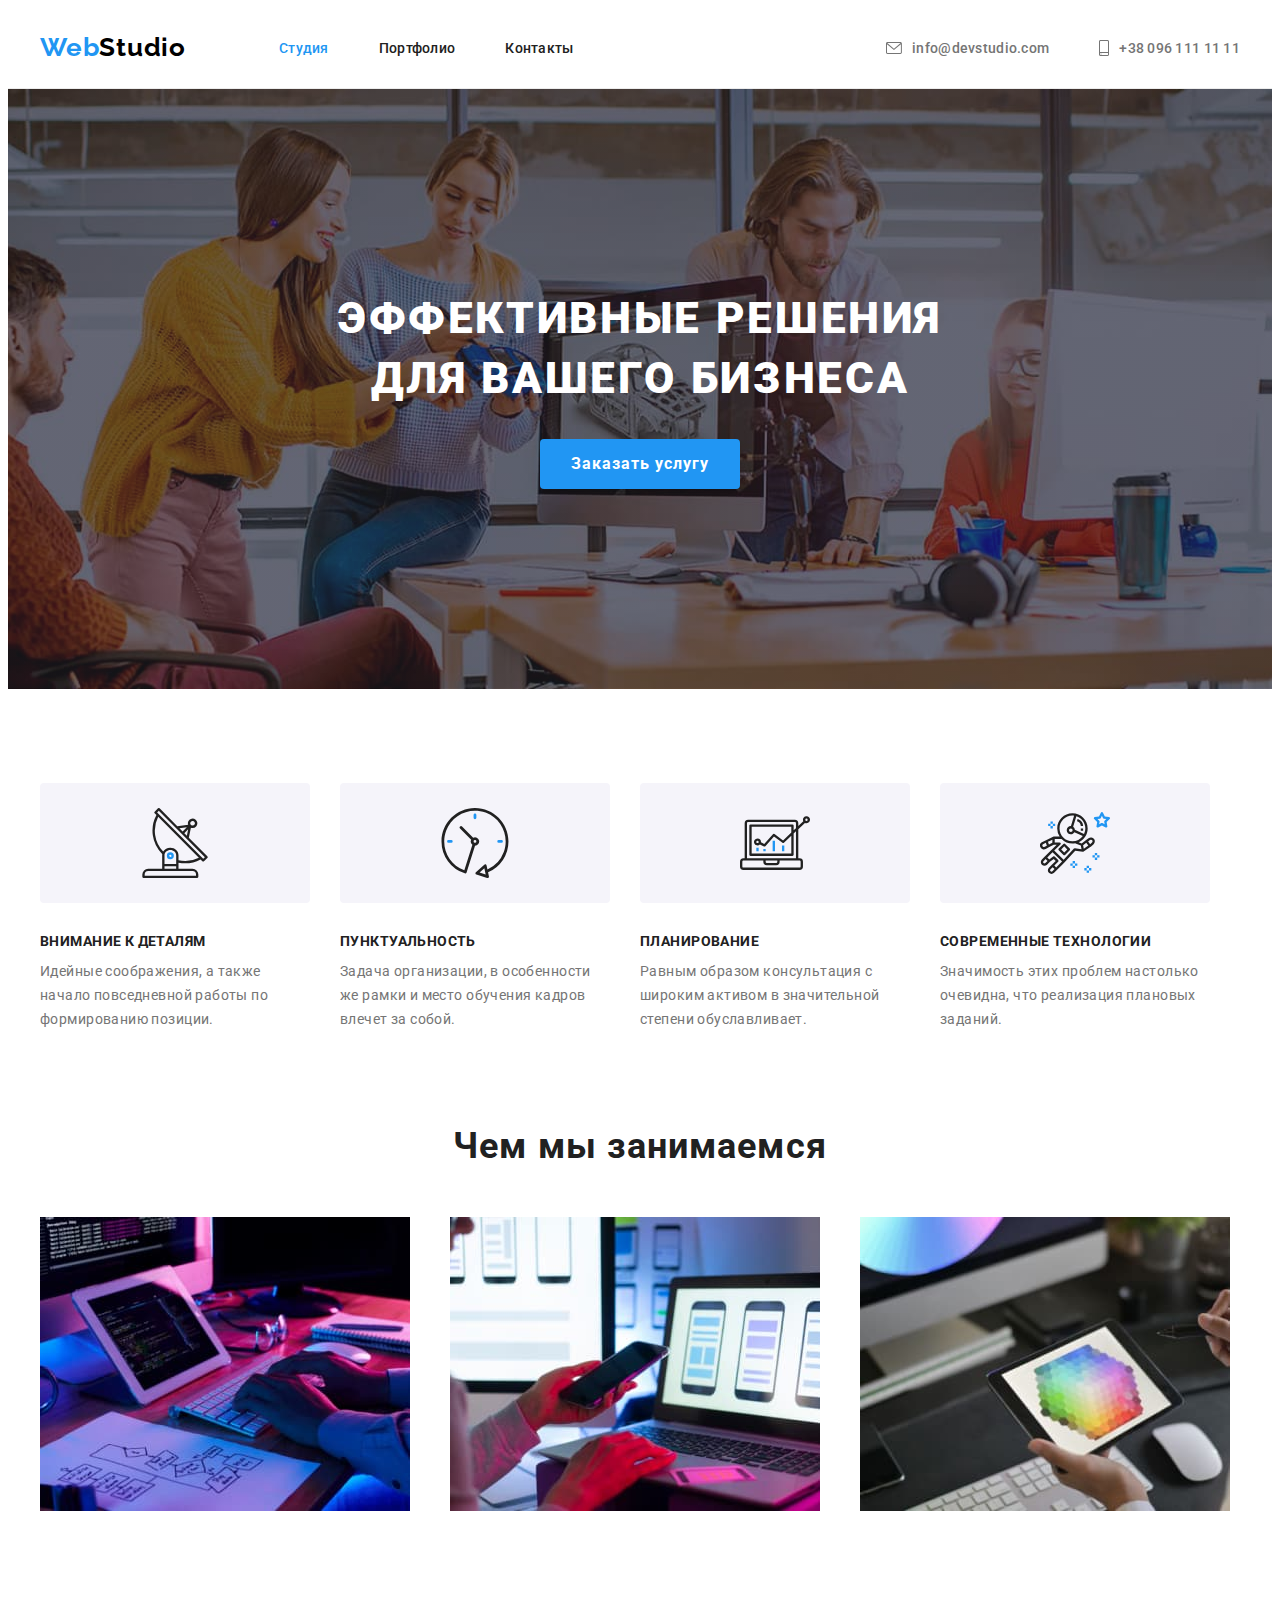
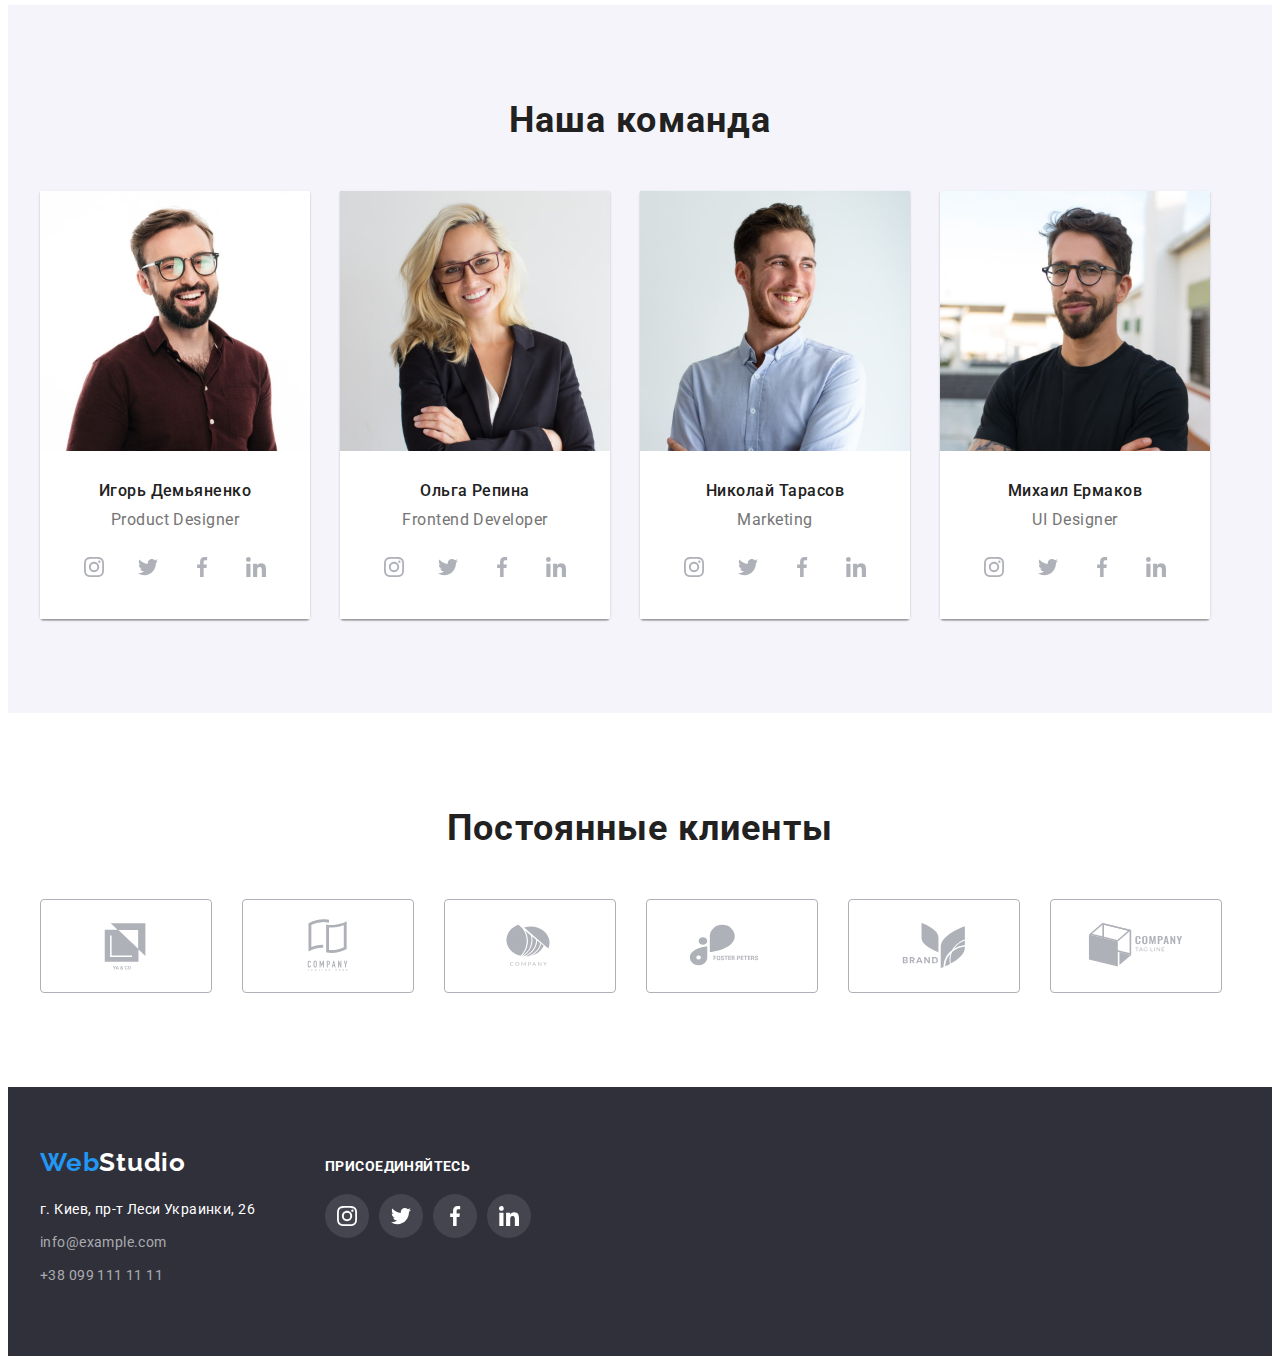
<file: index.html>
<!DOCTYPE html>
<html lang="ru">

<head>
	<meta charset="UTF-8" />
	<meta http-equiv="X-UA-Compatible" content="IE=edge" />
	<meta name="viewport" content="width=device-width, initial-scale=1.0" />
	<title>WebStudio</title>
	<link rel="preconnect" href="https://fonts.googleapis.com">
	<link rel="preconnect" href="https://fonts.gstatic.com" crossorigin>
	<link href="https://fonts.googleapis.com/css2?family=Raleway:wght@700&family=Roboto:wght@400;500;700;900&display=swap"
		rel="stylesheet" />
	<link rel="stylesheet" href="https://cdnjs.cloudflare.com/ajax/libs/modern-normalize/1.1.0/modern-normalize.min.css"
		integrity="sha512-wpPYUAdjBVSE4KJnH1VR1HeZfpl1ub8YT/NKx4PuQ5NmX2tKuGu6U/JRp5y+Y8XG2tV+wKQpNHVUX03MfMFn9Q=="
		crossorigin="anonymous" referrerpolicy="no-referrer" />
	<link rel="stylesheet" href="./css/styles.css" />
</head>

<body>
	<!--шапка -->


	<header class="header">
		<div class="container header-container">
			<a class="link logo" href="/" lang="en"><span class="logo-part">Web</span>Studio</a>
			<nav class="header-nav">
				<ul class="list header-list">
					<li class="header-item"><a class="link header-link header-link-current " href="./index.html">Студия</a>
					</li>
					<li class="header-item"><a class="link header-link" href="./portfolio.html">Портфолио</a></li>
					<li class="header-item"><a class="link header-link" href="">Контакты</a></li>
				</ul>
			</nav>
			<ul class="list header-addres">
				<li class="header-contact">
					<a class="link header-addres-link" href="mailto:info@devstudio.com"><svg class="header-icon" width="16px" height="12px">
						<use href="./images/icons.svg#envelope"></use>
					</svg> info@devstudio.com</a>
				</li>
				<li class="header-contact">
					<a class="link header-addres-link" href="tel:+380961111111"><svg class="header-icon" width="10px" height="16px">
						<use href="./images/icons.svg#smartphone"></use>
					</svg>+38 096 111 11 11</a>
				</li>
			</ul>
		</div>
	</header>
	<!-- Основна частина-->
	<main>
		<!-- Секція Герой Hero-->
		<section class="hero hero-bg">
			<div class="container hero-container ">
				<h1 class="hero-title">Эффективные решения для вашего бизнеса</h1>
				<button class="btn-hero " type="button">Заказать услугу</button>
			</div>
		</section>
		<!-- Section about  Особенности -->
		<section class="about">
			<div class="container">
				<h2 class="visually-hidden">Особенности</h2>
				<ul class="list about-list card-set">
					<li class="about-item card-set-item">
						<div class="about-icon">
							<svg  width="70" height="70"><use href="./images/icons.svg#antenna"></use></svg>
						</div>
						<h3 class="about-title">Внимание к деталям</h3>
						<p class="about-text">Идейные соображения, а также начало повседневной работы по формированию
							позиции.</p>
					</li>

					<li class="about-item card-set-item">
						<div class="about-icon">
							<svg width="70" height="70">
								<use href="./images/icons.svg#clock"></use>
							</svg>
						</div>
						<h3 class="about-title">Пунктуальность</h3>
						<p class="about-text">
							Задача организации, в особенности же рамки и место обучения кадров влечет за собой.
						</p>
					</li>
					<li class="about-item card-set-item">
						<div class="about-icon">
							<svg width="70" height="70">
								<use href="./images/icons.svg#diagram"></use>
							</svg>
						</div>
						<h3 class="about-title">Планирование</h3>
						<p class="about-text">
							Равным образом консультация с широким активом в значительной степени обуславливает.
						</p>
					</li>
					<li class="about-item card-set-item">
						<div class="about-icon">
							<svg width="70" height="70">
								<use href="./images/icons.svg#astronaut"></use>
							</svg>
						</div>
						<h3 class="about-title">Современные технологии</h3>
						<p class="about-text">Значимость этих проблем настолько очевидна, что реализация плановых
							заданий.
						</p>
					</li>
				</ul>
			</div>
		</section>

		<!-- Section work  Чем мы занимаемся-->
		<section class="work">
			<div class="container work-container">
				<h2 class="work-title">Чем мы занимаемся</h2>
				<ul class=" list work-list card-set">
					<li class="work-item card-set-item">
						<img class="work-image" src="./images/computer.jpg" alt="Руки человека набирают код на клавиатуре"
							width="370" height="294" />
					</li>
					<li class="work-item card-set-item">
						<img class="work-image" src="./images/telephon.jpg"
							alt="Руки человека создают блоковую разметку приложения для телефона" width="370" height="294" />
					</li>
					<li class="work-item card-set-item">
						<img class="work-image" src="./images/tablet.jpg"
							alt="Руки человета выбирают на планшете цвет из палитры цветов" width="370" height="294" />
					</li>
				</ul>
			</div>
		</section>
		<!-- Section team -->
		<section class="team">
			<div class="container team-container">
				<h2 class="team-title">Наша команда</h2>
				<ul class="team-list list card-set ">
					<li class="team-item">
						<img class="team-image" src="./images/demyanenko.jpg" alt="фото Игоря Демьяненко" width="270"
							height="260" />
						<div class="team-wraper card-set-item">
							<h3 class="team-item-title">Игорь Демьяненко</h3>
							<p class="team-item-text" lang="en">Product Designer</p>
							<ul class="list social">
								<li class="soсial-item">
									<a class="soсial-link link" href="https://www.instagram.com" target="_blank" rel="noopener noreferrer"
										aria-label="Ссылка на Инстаграм">
										<svg width="20" height="20">
											<use class="social-icon" href="./images/icons.svg#instagram"></use>
										</svg>
									</a>
								</li>
								<li class="soсial-item">
									<a class="soсial-link link" href="https://www.twitter.com" target="_blank" rel="noopener noreferrer"
										aria-label="Ссылка на Твиттер">
										<svg class="social-icon" width="20" height="20">
											<use href="./images/icons.svg#twitter"></use>
										</svg>
									</a>
								</li>
								<li class="soсial-item">
									<a class="soсial-link link" href="https://www.facebook.com" target="_blank" rel="noopener noreferrer"
										aria-label="Ссылка на Фейсбук">
										<svg class="social-icon" width="20" height="20">
											<use href="./images/icons.svg#facebook"></use>
										</svg>
									</a>
								</li>
								<li class="soсial-item">
									<a class="soсial-link link" href="https://www.linkedin.com" target="_blank" rel="noopener noreferrer"
										aria-label="Ссылка на Линкедин">
										<svg width="20" height="20">
											<use class="social-icon" href="./images/icons.svg#linkedin"></use>
										</svg>
									</a>
								</li>
							</ul>
						</div>
					</li>
					<li class="team-item">
						<img class="team-image" src="./images/repina.jpg" alt="фото Ольги Репиной" width="270" height="260" />
						<div class="team-wraper card-set-item">
							<h3 class="team-item-title">Ольга Репина</h3>
							<p class="team-item-text" lang="en">Frontend Developer</p>
							<ul class="list social">
								<li class="soсial-item">
									<a class="soсial-link link" href="https://www.instagram.com" target="_blank" rel="noopener noreferrer"
										aria-label="Ссылка на Инстаграм">
										<svg width="20" height="20">
											<use class="social-icon" href="./images/icons.svg#instagram"></use>
										</svg>
									</a>
								</li>
								<li class="soсial-item">
									<a class="soсial-link link" href="https://www.twitter.com" target="_blank" rel="noopener noreferrer"
										aria-label="Ссылка на Твиттер">
										<svg class="social-icon" width="20" height="20">
											<use href="./images/icons.svg#twitter"></use>
										</svg>
									</a>
								</li>
								<li class="soсial-item">
									<a class="soсial-link link" href="https://www.facebook.com" target="_blank" rel="noopener noreferrer"
										aria-label="Ссылка на Фейсбук">
										<svg class="social-icon" width="20" height="20">
											<use href="./images/icons.svg#facebook"></use>
										</svg>
									</a>
								</li>
								<li class="soсial-item">
									<a class="soсial-link link" href="https://www.linkedin.com" target="_blank" rel="noopener noreferrer"
										aria-label="Ссылка на Линкедин">
										<svg width="20" height="20">
											<use class="social-icon" href="./images/icons.svg#linkedin"></use>
										</svg>
									</a>
								</li>
							</ul>
						</div>
					</li>
					<li class="team-item">
						<img class="team-image" src="./images/tarasov.jpg" alt="фото Николая Тарасова" width="270" height="260" />
						<div class="team-wraper card-set-item">
							<h3 class="team-item-title">Николай Тарасов</h3>
							<p class="team-item-text" lang="en">Marketing</p>
							<ul class="list social">
								<li class="soсial-item">
									<a class="soсial-link link" href="https://www.instagram.com" target="_blank" rel="noopener noreferrer"
										aria-label="Ссылка на Инстаграм">
										<svg width="20" height="20">
											<use class="social-icon" href="./images/icons.svg#instagram"></use>
										</svg>
									</a>
								</li>
								<li class="soсial-item">
									<a class="soсial-link link" href="https://www.twitter.com" target="_blank" rel="noopener noreferrer"
										aria-label="Ссылка на Твиттер">
										<svg class="social-icon" width="20" height="20">
											<use href="./images/icons.svg#twitter"></use>
										</svg>
									</a>
								</li>
								<li class="soсial-item">
									<a class="soсial-link link" href="https://www.facebook.com" target="_blank" rel="noopener noreferrer"
										aria-label="Ссылка на Фейсбук">
										<svg class="social-icon" width="20" height="20">
											<use href="./images/icons.svg#facebook"></use>
										</svg>
									</a>
								</li>
								<li class="soсial-item">
									<a class="soсial-link link" href="https://www.linkedin.com" target="_blank" rel="noopener noreferrer"
										aria-label="Ссылка на Линкедин">
										<svg width="20" height="20">
											<use class="social-icon" href="./images/icons.svg#linkedin"></use>
										</svg>
									</a>
								</li>
							</ul>
						</div>
					</li>
					<li class="team-item">
						<img class="team-image" src="./images/ermakov.jpg" alt="фото Михаила Ермака" width="270" height="260" />
						<div class="team-wraper card-set-item">
							<h3 class="team-item-title">Михаил Ермаков</h3>
							<p class="team-item-text" lang="en">UI Designer</p>
							<ul class="list social">
								<li class="soсial-item">
									<a class="soсial-link link" href="https://www.instagram.com" target="_blank" rel="noopener noreferrer"
										aria-label="Ссылка на Инстаграм">
										<svg width="20" height="20">
											<use class="social-icon" href="./images/icons.svg#instagram"></use>
										</svg>
									</a>
								</li>
								<li class="soсial-item">
									<a class="soсial-link link" href="https://www.twitter.com" target="_blank" rel="noopener noreferrer"
										aria-label="Ссылка на Твиттер">
										<svg class="social-icon" width="20" height="20">
											<use href="./images/icons.svg#twitter"></use>
										</svg>
									</a>
								</li>
								<li class="soсial-item">
									<a class="soсial-link link" href="https://www.facebook.com" target="_blank" rel="noopener noreferrer"
										aria-label="Ссылка на Фейсбук">
										<svg class="social-icon" width="20" height="20">
											<use href="./images/icons.svg#facebook"></use>
										</svg>
									</a>
								</li>
								<li class="soсial-item">
									<a class="soсial-link link" href="https://www.linkedin.com" target="_blank" rel="noopener noreferrer"
										aria-label="Ссылка на Линкедин">
										<svg width="20" height="20">
											<use class="social-icon" href="./images/icons.svg#linkedin"></use>
										</svg>
									</a>
								</li>
							</ul>
						</div>
					</li>
				</ul>
			</div>
		</section>

		<!-- Section clients -->
		<section class="clients">
			<div class="container clients-container">
				<h2 class="clients-title">Постоянные клиенты</h2>
				<ul class="list clients-list">
					<li class="clients-item">
						<a class="link clients-link" href="" target="_blank" rel="noopener norefferer">
							<svg class="clients-icon" width="106" height="60">
								<use href="./images/icons.svg#Logo"></use>
							</svg>
						</a>
					</li>
						<li class="clients-item">
							<a class="link clients-link" href="" target="_blank" rel="noopener norefferer">
								<svg class="clients-icon" width="106" height="60">
									<use href="./images/icons.svg#Logo-1"></use>
								</svg>
							</a>
						</li>
						<li class="clients-item">
							<a class="link clients-link" href="" target="_blank" rel="noopener norefferer">
								<svg class="clients-icon" width="106" height="60">
									<use href="./images/icons.svg#Logo-2"></use>
								</svg>
							</a>
						</li>
						<li class="clients-item">
							<a class="link clients-link" href="" target="_blank" rel="noopener norefferer">
								<svg class="clients-icon" width="106" height="60">
									<use href="./images/icons.svg#Logo-3"></use>
								</svg>
							</a>
						</li>
						<li class="clients-item">
							<a class="link clients-link" href="" target="_blank" rel="noopener norefferer">
								<svg class="clients-icon" width="106" height="60">
									<use href="./images/icons.svg#Logo-4"></use>
								</svg>
							</a>
						</li>
						<li class="clients-item">
							<a class="link clients-link" href="" target="_blank" rel="noopener norefferer">
								<svg class="clients-icon" width="106" height="60">
									<use href="./images/icons.svg#Logo-5"></use>
								</svg>
							</a>
						</li>

				</ul>
				
			</div>
		</section>
	</main>

<!-- Footer       Подвал-->
<footer class="footer clas">
	<div class="container footer-container">
		<div class="footer-contact">
			<a class="link footer-logo" lang="en" href="/"><span class="logo-part">Web</span>Studio</a>
			<address class="footer-addres">
				<ul class="addres-list list">
					<li class="addres-addres">г. Киев, пр-т Леси Украинки, 26</li>
					<li class="addres-item">
						<a class="link contact" href="mailto:info@example.com">info@example.com</a>
					</li>
					<li class="addres-item">
						<a class="link contact" href="tel:+380991111111">+38 099 111 11 11</a>
					</li>
				</ul>
			</address>


		</div>
		<div class="footer-soсial">
			<h4 class="social-invitation">присоединяйтесь</h4>
			<ul class="list social">
				<li class="soсial-item">
					<a class="soсial-link footer-soсial-link link" href="instagram.com" target="_blank" rel="noopener noreferrer"
						aria-label="Ссылка на Инстаграм">
						<svg width="20" height="20">
							<use class="social-icon footer-social-icon" href="./images/icons.svg#instagram"></use>
						</svg>
					</a>
				</li>
				<li class="soсial-item">
					<a class="soсial-link footer-soсial-link link" href="twitter.com" target="_blank" rel="noopener noreferrer"
						aria-label="Ссылка на Твиттер">
						<svg class="social-icon footer-social-icon" width="20" height="20">
							<use href="./images/icons.svg#twitter"></use>
						</svg>
					</a>
				</li>
				<li class="soсial-item">
					<a class="soсial-link footer-soсial-link link" href="facebook.com" target="_blank" rel="noopener noreferrer"
						aria-label="Ссылка на Фейсбук">
						<svg class="social-icon footer-social-icon" width="20" height="20">
							<use href="./images/icons.svg#facebook"></use>
						</svg>
					</a>
				</li>
				<li class="soсial-item">
					<a class="soсial-link footer-soсial-link link" href="linkedin.com" target="_blank" rel="noopener noreferrer"
						aria-label="Ссылка на Линкедин">
						<svg width="20" height="20">
							<use class="social-icon footer-social-icon" href="./images/icons.svg#linkedin"></use>
						</svg>
					</a>
				</li>
			</ul>
		</div>
	</div>

</footer>
</body>

</html>
</file>
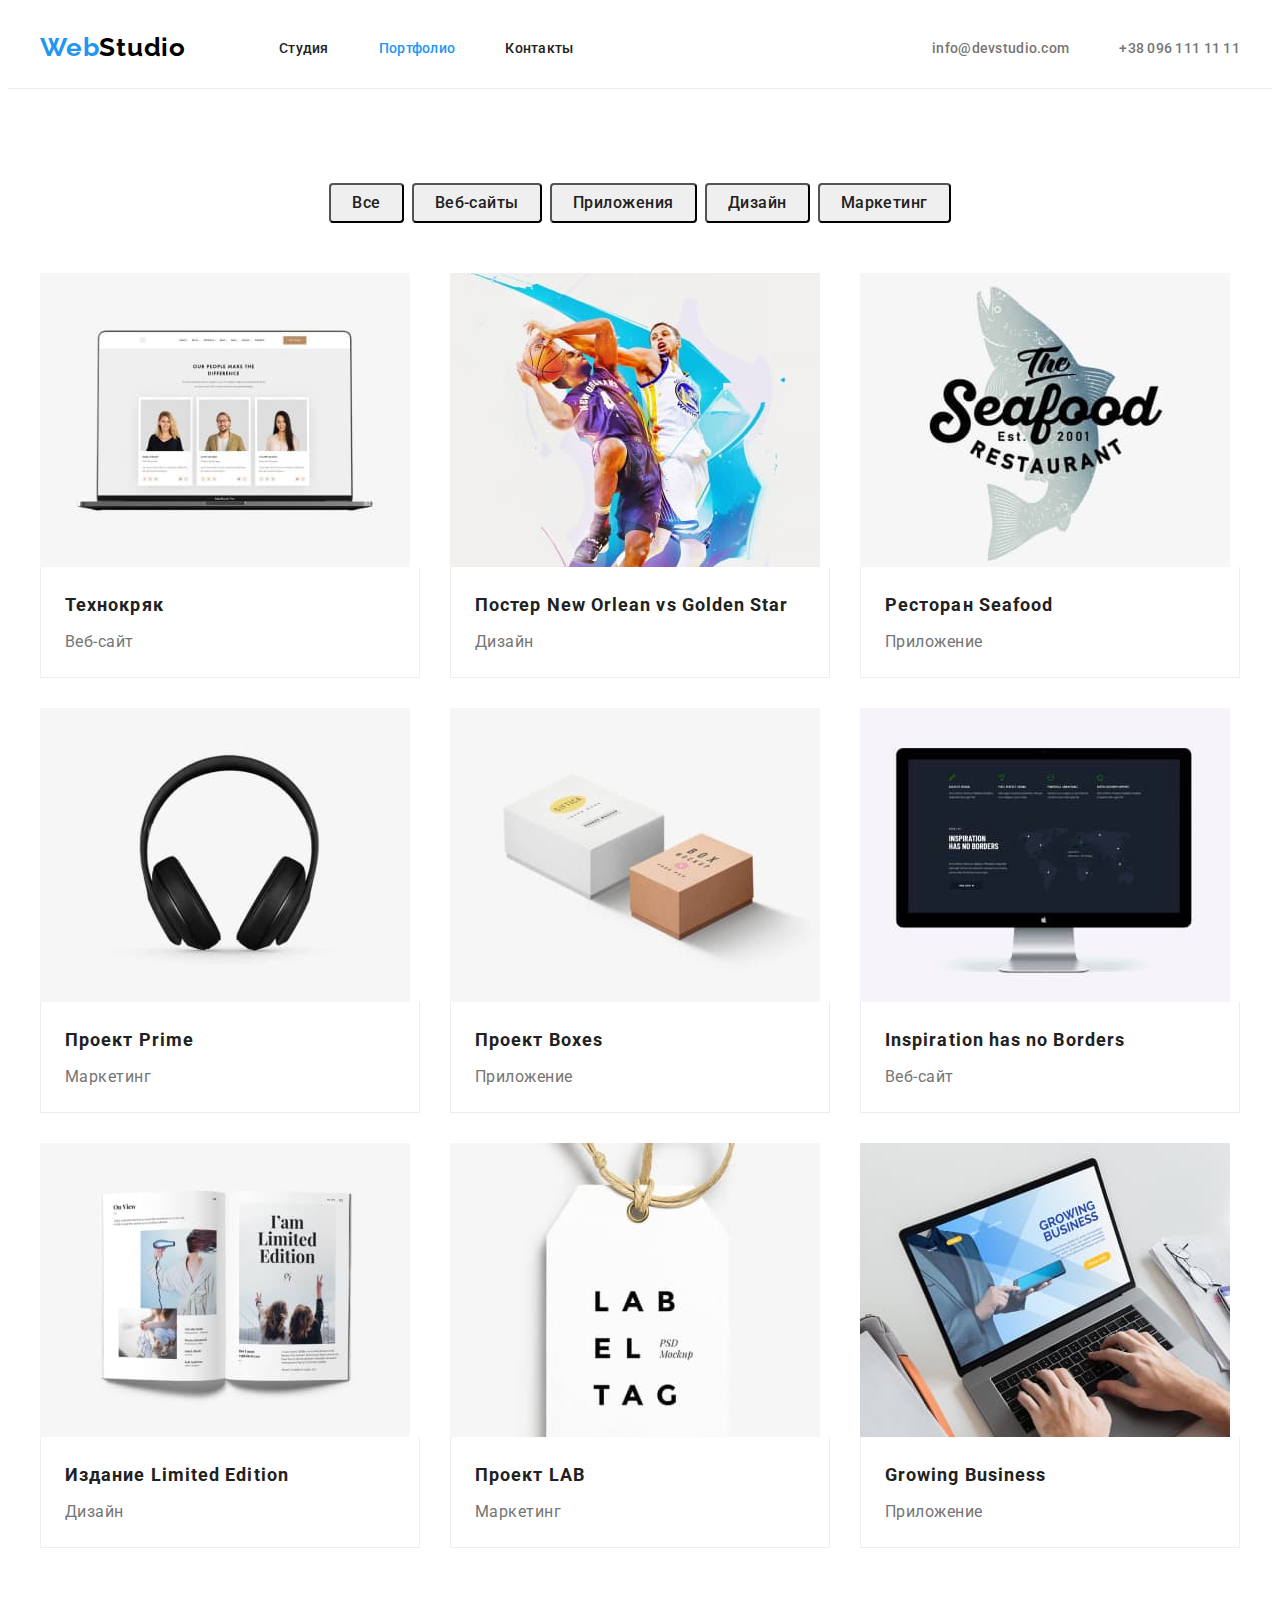
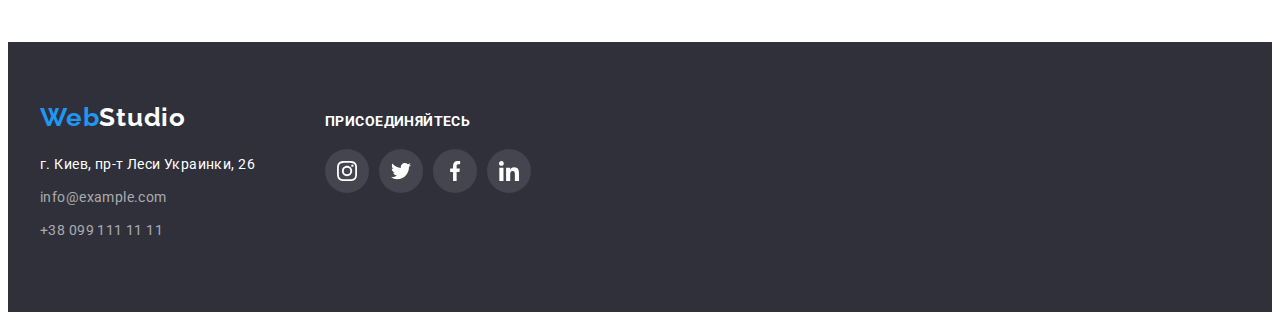
<file: portfolio.html>
<!DOCTYPE html>
<html lang="en">

<head>
	<meta charset="UTF-8">
	<meta http-equiv="X-UA-Compatible" content="IE=edge">
	<meta name="viewport" content="width=device-width, initial-scale=1.0">
	<title>Portfolio</title>
	<link rel="preconnect" href="https://fonts.googleapis.com">
	<link rel="preconnect" href="https://fonts.gstatic.com" crossorigin>
	<link href="https://fonts.googleapis.com/css2?family=Raleway:wght@700&family=Roboto:wght@400;500;700;900&display=swap"
		rel="stylesheet">
	<link rel="stylesheet" href="https://cdnjs.cloudflare.com/ajax/libs/modern-normalize/1.1.0/modern-normalize.min.css"
		integrity="sha512-wpPYUAdjBVSE4KJnH1VR1HeZfpl1ub8YT/NKx4PuQ5NmX2tKuGu6U/JRp5y+Y8XG2tV+wKQpNHVUX03MfMFn9Q=="
		crossorigin="anonymous" referrerpolicy="no-referrer" />
	<link rel="stylesheet" href="./css/styles.css" />
</head>

<body>
	<!--шапка -->
	<header class="header">
		<div class="container header-container">
			<a class="link logo" href="/" lang="en"><span class="logo-part">Web</span>Studio</a>
			<nav class="header-nav">
				<ul class="list header-list">
					<li class="header-item"><a class="link header-link " href="./index.html">Студия</a></li>
					<li class="header-item"><a class="link header-link header-link-current" href="./portfolio.html">Портфолио</a>
					</li>
					<li class="header-item"><a class="link header-link" href="">Контакты</a></li>
				</ul>
			</nav>
			<ul class="list header-addres">
				<li class="header-contact">
					<a class="link header-addres-link" href="mailto:info@devstudio.com">info@devstudio.com</a>
				</li>
				<li class="header-contact">
					<a class="link header-addres-link" href="tel:+380961111111">+38 096 111 11 11</a>
				</li>
			</ul>
		</div>
	</header>
	<!-- examleps Примеры работ -->
	<section class="examples">
		<div class="container examples-container">
			<h1 class="visually-hidden">Примеры работ</h1>
			<ul class="list filter">
				<li class="filter-item"><button class="btn" type="button">Все</button></li>
				<li class="filter-item"><button class="btn" type="button">Веб-сайты</button></li>
				<li class="filter-item"><button class="btn" type="button">Приложения</button></li>
				<li class="filter-item"><button class="btn" type="button">Дизайн</button></li>
				<li class="filter-item"><button class="btn" type="button">Маркетинг</button></li>
			</ul>
			<ul class="list examples-list">
				<li class="examples-item card-set-item">
					<a class="link" href="">
						<img class="examples-imag" src="./images/portfolio/foto.jpg" alt="Портретные фото двух девушек и мужчины"
							width="370" height="294">
						<div class="portfolio-wraper">
							<h2 class="examples-title">Технокряк </h2>
							<p class="examples-text">Веб-сайт</p>
						</div>
					</a>
				</li>
				<li class="examples-item card-set-item">
					<a class="link" href="">
						<img class="examples-imag" src="./images/portfolio/basketball.jpg" alt="2 баскетболиста борятся за мяч"
							width="370" height="294">
						<div class="portfolio-wraper">
							<h2 class="examples-title"> Постер <span lang="en">New Orlean vs Golden Star</span> </h2>
							<p class="examples-text">Дизайн</p>
						</div>
					</a>
				</li>
				<li class="examples-item card-set-item">
					<a class="link" href="">
						<img class="examples-imag" src="./images/portfolio/restaurant.jpg" alt="Эмблема ресторана" width="370"
							height="294">
						<div class="portfolio-wraper">
							<h2 class="examples-title">Ресторан <span lang="en">Seafood</span></h2>
							<p class="examples-text">Приложение</p>
						</div>
					</a>
				</li>
				<li class="examples-item card-set-item">
					<a class="link" href="">
						<img class="examples-imag" src="./images/portfolio/headphones.jpg" alt="Наушники" width="370" height="294">
						<div class="portfolio-wraper">
							<h2 class="examples-title">Проект <span lang="en">Prime</span></h2>
							<p class="examples-text">Маркетинг</p>
						</div>
					</a>
				</li>
				<li class="examples-item card-set-item">
					<a class="link" href="">
						<img class="examples-imag" src="./images/portfolio/box.jpg" alt="Две коробки белого и коричневого цвета"
							width="370" height="294">
						<div class="portfolio-wraper">
							<h2 class="examples-title">Проект <span lang="en">Boxes</span> </h2>
							<p class="examples-text">Приложение</p>
						</div>
					</a>
				</li>
				<li class="examples-item card-set-item">
					<a class="link" href="">
						<img class="examples-imag" src="./images/portfolio/maps.jpg" alt="Карта мира на экране монитора" width="370"
							height="294">
						<div class="portfolio-wraper">
							<h2 class="examples-title" lang="en">Inspiration has no Borders</h2>
							<p class="examples-text">Веб-сайт</p>
						</div>
					</a>
				</li>
				<li class="examples-item card-set-item">
					<a class="link" href="">
						<img class="examples-imag" src="./images/portfolio/book.jpg" alt="Разворот книги" width="370" height="294">
						<div class="portfolio-wraper">
							<h2 class="examples-title">Издание <span lang="en">Limited Edition</span> </h2>
							<p class="examples-text">Дизайн</p>
						</div>
					</a>
				</li>
				<li class="examples-item card-set-item">
					<a class="link" href="">
						<img class="examples-imag" src="./images/portfolio/lab.jpg" alt="Лейбл на бирке" width="370" height="294">
						<div class="portfolio-wraper">
							<h2 class="examples-title"> Проект <span lang="en">LAB</span> </h2>
							<p class="examples-text">Маркетинг</p>
						</div>
					</a>
				</li>
				<li class="examples-item card-set-item">
					<a class="link" href="">
						<img class="examples-imag" src="./images/portfolio/notebook.jpg" alt="Набор текста на ноутбуке" width="370"
							height="294">
						<div class="portfolio-wraper">
							<h2 class="examples-title" lang="en"> Growing Business </h2>
							<p class="examples-text">Приложение</p>
						</div>
					</a>
				</li>
			</ul>
		</div>
	</section>


	<!-- Footer       Подвал-->
	<footer class="footer">
		<div class="container footer-container">
			<div class="footer-contact">
				<a class="link footer-logo" lang="en" href="/"><span class="logo-part">Web</span>Studio</a>
				<address class="footer-addres">
					<ul class="addres-list list">
						<li class="addres-addres">г. Киев, пр-т Леси Украинки, 26</li>
						<li class="addres-item">
							<a class="link contact" href="mailto:info@example.com">info@example.com</a>
						</li>
						<li class="addres-item">
							<a class="link contact" href="tel:+380991111111">+38 099 111 11 11</a>
						</li>
					</ul>
				</address>
			</div>
			<div class="footer-soсial">
				<h4 class="social-invitation">присоединяйтесь</h4>
				<ul class="list social">
					<li class="soсial-item">
						<a class="soсial-link footer-soсial-link link" href="https://www.instagram.com" target="_blank"
							rel="noopener noreferrer" aria-label="Ссылка на Инстаграм">
							<svg width="20" height="20">
								<use class="social-icon footer-social-icon" href="./images/icons.svg#instagram"></use>
							</svg>
						</a>
					</li>
					<li class="soсial-item">
						<a class="soсial-link footer-soсial-link link" href="https://www.twitter.com" target="_blank" rel="noopener noreferrer"
							aria-label="Ссылка на Твиттер">
							<svg class="social-icon footer-social-icon" width="20" height="20">
								<use href="./images/icons.svg#twitter"></use>
							</svg>
						</a>
					</li>
					<li class="soсial-item">
						<a class="soсial-link footer-soсial-link link" href="https://www.facebook.com" target="_blank" rel="noopener noreferrer"
							aria-label="Ссылка на Фейсбук">
							<svg class="social-icon footer-social-icon" width="20" height="20">
								<use href="./images/icons.svg#facebook"></use>
							</svg>
						</a>
					</li>
					<li class="soсial-item">
						<a class="soсial-link footer-soсial-link link" href="https://www.linkedin.com" target="_blank" rel="noopener noreferrer"
							aria-label="Ссылка на Линкедин">
							<svg width="20" height="20">
								<use class="social-icon footer-social-icon" href="./images/icons.svg#linkedin"></use>
							</svg>
						</a>
					</li>
				</ul>
			</div>
		</div>

	</footer>
</body>

</html>
</file>
<file: css/styles.css>
:root {
  /* fonts */
  --main-font: 'Roboto', sans-serif;
  --logo-font: 'Raleway', sans-serif;

  /* text color */
  --main-txt-cl: #212121;
  --secondary-txt-cl: #757575;
  --accent-color: #2196f3;

  /*  bg color*/
  --bg-dark-cl: #2f303a;
  --bg-light-cl: ##ffffff;

  /* others */
  --indent: 30px;
  --items: 4;
}

/* Base styles */
.container {
  width: 1200px;
  padding-right: 15px;
  padding-left: 15px;
  margin-right: auto;
  margin-left: auto;

  /* outline: 2px solid red;
  outline-offset: -2px; */
}

/* reset styles */
h1,
h2,
h3,
h4,
h5,
h6,
p {
  margin: 0;
}

.link {
  text-decoration: none;
  color: currentColor;
}

.list {
  list-style: none;
  padding: 0;
  margin: 0;
}

/**
  |============================
  | Card set
  |============================
*/
.card-set {
  display: flex;
  flex-wrap: wrap;
  gap: var(--indent);
}

.card-set-item {
  flex-basis: calc((100% - var(--indent) * (var(--items) - 1)) / var(--items));
}

img {
  display: block;
}

body {
  font-family: var(--main-font);
  color: var(--main-txt-cl);
}

/* Header styles */

.header {
  border-bottom: 1px solid #ececec;
}

.header-container {
  display: flex;
  align-items: center;
}

.header-nav {
  display: flex;
  margin-right: auto;
}

.logo,
.footer-logo {
  font-family: var(--logo-font);
  font-weight: 700;
  font-size: 26px;
  line-height: calc(31 / 26);
  letter-spacing: 0.03em;
}
.logo {
  padding-top: 24px;
  padding-bottom: 25px;
  margin-right: 93px;

  color: #000000;
}

.logo-part {
  color: #2196f3;
}

.header-list {
  display: flex;
  gap: 50px;

  font-weight: 500;
  font-size: 14px;
  line-height: calc(16 / 14);
  letter-spacing: 0.02em;

  color: var(--main-txt-cl);
}
/* .header-item {
padding-top: 32px;
padding-bottom: 32px;} */

.header-link,
.header-addres-link {
  display: block;
  padding-top: 32px;
  padding-bottom: 32px;
}

.header-addres {
  display: flex;
  gap: 50px;
}

.header-link:hover,
.header-link:focus,
.header-addres-link:hover,
.header-addres-link:focus {
  color: var(--accent-color);
}
.header-link-current {
  color: var(--accent-color);
}
.header-addres-link {
  display: flex;
  align-items: center;
}

.header-addres-link {
  font-weight: 500;
  font-size: 14px;
  line-height: calc(16 / 14);
  letter-spacing: 0.02em;
  color: var(--secondary-txt-cl);
}
.header-icon {
  fill: currentColor;
  margin-right: 10px;
}
/*Секція Герой Hero  */

.hero {
  padding-top: 200px;
  padding-bottom: 200px;
  text-align: center;
}

.hero-bg {
  max-width: 1600px;
  max-height: 600px;

  background-color: #c4c4c4;
  background-image: linear-gradient(to right, rgba(47, 48, 58, 0.4), rgba(47, 48, 58, 0.4)),
    url(../images/hero/bg-hero.jpg);

  margin-left: auto;
  margin-right: auto;
  background-repeat: no-repeat;
  background-position: center;
  background-size: cover;
}

.hero-container {
  width: 696px;
}

.hero-title {
  margin-bottom: 30px;

  font-weight: 900;
  font-size: 44px;
  line-height: 1.36;
  text-align: center;
  letter-spacing: 0.06em;
  text-transform: uppercase;
  color: #ffffff;
}

/* Кнопки */
.btn-hero {
  min-width: 200px;
  min-height: 50px;
  padding: 9px 31px;

  font-family: inherit;
  font-weight: 700;
  font-size: 16px;
  line-height: 1.88;
  letter-spacing: 0.06em;
  color: #ffffff;
  background-color: #2196f3;
  box-shadow: 0px 4px 4px rgba(0, 0, 0, 0.15);
  border-radius: 4px;

  border: none;
  cursor: pointer;
}

.btn-hero:hover,
.btn-hero:focus {
  background-color: #188ce8;
}

/* Section about Особенности */

.about {
  padding-top: 94px;
}

.about,
.work {
  background-color: var(--bg-light-cl);
}
.visually-hidden {
  position: absolute;
  width: 1px;
  height: 1px;
  margin: -1px;
  border: 0;
  padding: 0;
  white-space: nowrap;
  clip-path: inset(100%);
  clip: rect(0 0 0 0);
  overflow: hidden;
}

.about-list {
  display: flex;
  gap: var(--indent);
  flex-basis: calc((100% - 3 * 30px) / 4);

  flex-wrap: wrap;
}

.about-item {
  max-width: 270px;
}

.about-icon {
  display: flex;
  justify-content: center;
  align-items: center;
  width: 270px;
  height: 120px;
  background-color: #f5f4fa;
  border-radius: 4px;
  margin-bottom: 30px;
}

.about-title,
.about-text {
  font-size: 14px;
  letter-spacing: 0.03em;
}

.about-title {
  margin-bottom: 10px;

  font-weight: 700;
  line-height: calc(16 / 14);
  text-transform: uppercase;
  color: var(--main-txt-cl);
}
.about-text {
  line-height: calc(24 / 14);
  color: var(--secondary-txt-cl);
}

/* Section work Чем мы занимаемся */
.work {
  padding-top: 94px;
  padding-bottom: 94px;
}

.work-title,
.team-title {
  font-weight: 700;
  font-size: 36px;
  line-height: calc(42 / 36);
  text-align: center;
  letter-spacing: 0.03em;
  color: var(--main-txt-cl);
}

.work-title {
  margin-bottom: 50px;
}

.work-list {
  display: flex;
  gap: var(--indent);
  flex-wrap: wrap;
  --items: 3;
}

/*  Section team */
.team {
  padding-top: 94px;
  padding-bottom: 94px;
  background-color: #f5f4fa;
}
.team-title {
  margin-bottom: 50px;
}

.team-list {
  display: flex;
  gap: var(--indent);
}

.team-item {
  box-shadow: 0px 1px 3px rgba(0, 0, 0, 0.12), 0px 1px 1px rgba(0, 0, 0, 0.14),
    0px 2px 1px rgba(0, 0, 0, 0.2);
  border-radius: 0px 0px 4px 4px;
}
.team-wraper {
  padding-top: 30px;
  padding-bottom: 30px;
  padding-right: 5px;
  padding-left: 5px;

  background-color: #fff;
}

.team-item-title,
.team-item-text {
  font-size: 16px;
  line-height: calc(19 / 16);
  text-align: center;
  letter-spacing: 0.03em;

  margin-bottom: 16px;
}

.team-item-title {
  margin-bottom: 10px;
  font-weight: 500;
  color: var(--main-txt-cl);
}
.team-item-text {
  letter-spacing: 0.03em;
  color: var(--secondary-txt-cl);
}

.social {
  display: flex;
  align-items: center;
  justify-content: center;
  gap: 10px;
}

.soсial-link {
  display: flex;
  align-items: center;
  justify-content: center;

  width: 44px;
  height: 44px;
  border-radius: 50%;
  /* outline: 2px solid red; */

  color: #afb1b8;
  background-color: #fff;
}
.social-icon {
  fill: currentColor;
}

.soсial-link:hover,
.soсial-link:focus {
  color: #ffffff;
  background-color: var(--accent-color);
}

/* Section Clients */
.clients {
  padding-top: 94px;
  padding-bottom: 94px;
}

.clients-title {
  margin-bottom: 50px;

  font-family: var(--main-font);
  font-style: normal;
  font-weight: 700;
  font-size: 36px;
  line-height: calc(42 / 36);
  text-align: center;
  letter-spacing: 0.03em;

  color: #212121;
}

.clients-list {
  display: flex;
  gap: 30px;
}

.clients-link {
  display: flex;
  align-items: center;
  justify-content: center;
  width: 170px;
  height: 92px;
  /* outline: 2px solid red; */
  border: 1px solid #afb1b8;
  border-radius: 4px;
  color: #afb1b8;
  cursor: pointer;
}

.clients-icon {
  fill: currentColor;
}

.clients-link:hover,
.clients-link:focus {
  color: #2196f3;
  border: 1px solid #2196f3;
}

/* Footer Подвал */

.footer {
  padding-top: 60px;
  padding-bottom: 60px;

  background-color: var(--bg-dark-cl);
}
.footer-container {
  display: flex;
  align-items: baseline;
}
.footer-contact {
  margin-right: 70px;
}
.footer-logo {
  display: block;
  margin-bottom: 20px;

  color: #ffffff;
}

.footer-addres {
  font-style: normal;
  font-size: 14px;
  line-height: 1.71;
  letter-spacing: 0.03em;
  color: #fff;
}

.addres-addres,
.addres-item {
  margin-bottom: 9px;
}

.contact {
  color: rgba(255, 255, 255, 0.6);
}

.social-invitation {
  margin-bottom: 20px;

  font-family: var(--main-font);
  font-style: normal;
  font-weight: 700;
  font-size: 14px;
  line-height: calc(16 / 14);
  letter-spacing: 0.03em;
  text-transform: uppercase;

  color: #ffffff;
}

.footer-soсial-link {
  background-color: rgba(255, 255, 255, 0.1);
}
.footer-social-icon {
  fill: #ffffff;
}

/* examleps Примеры работ */

/*Filter  */
.examples {
  padding-top: 94px;
  padding-bottom: 94px;
}

.filter {
  display: flex;
  justify-content: center;
  margin-bottom: 50px;
}

.filter-item:not(:last-child) {
  margin-right: 8px;
}

.btn {
  padding: 5px 21px;

  font-family: inherit;
  font-weight: 500;
  font-size: 16px;
  line-height: 1.62;
  letter-spacing: 0.03em;
  color: var(--main-txt-cl);

  border-radius: 4px;
  cursor: pointer;
}

.btn:focus,
.btn:hover {
  color: #ffffff;
  background-color: var(--accent-color);
  box-shadow: 0px 3px 1px rgba(0, 0, 0, 0.1), 0px 1px 2px rgba(0, 0, 0, 0.08),
    0px 2px 2px rgba(0, 0, 0, 0.12);
  border-radius: 4px;
}

.examples-list {
  display: flex;
  flex-wrap: wrap;
  gap: var(--indent);
  --items: 3;
}
.examples-item:hover,
.examples-item:focus {
border: -1px solid #EEEEEE;
box-shadow: 0px 1px 1px rgba(0, 0, 0, 0.12), 0px 4px 4px rgba(0, 0, 0, 0.06), 1px 4px 6px rgba(0, 0, 0, 0.16);
}

.portfolio-wraper {
  border: 1px solid #eeeeee;
  border-top: none;

  padding-top: 20px;
  padding-bottom: 20px;
  padding-right: 24px;
  padding-left: 24px;
}
.examples-title {
  margin-bottom: 4px;

  font-weight: 700;
  font-size: 18px;
  line-height: 2;
  letter-spacing: 0.06em;
  color: var(--main-txt-cl);
}

.examples-text {
  line-height: 1.88;
  letter-spacing: 0.03em;
  color: var(--secondary-txt-cl);
}
</file>
